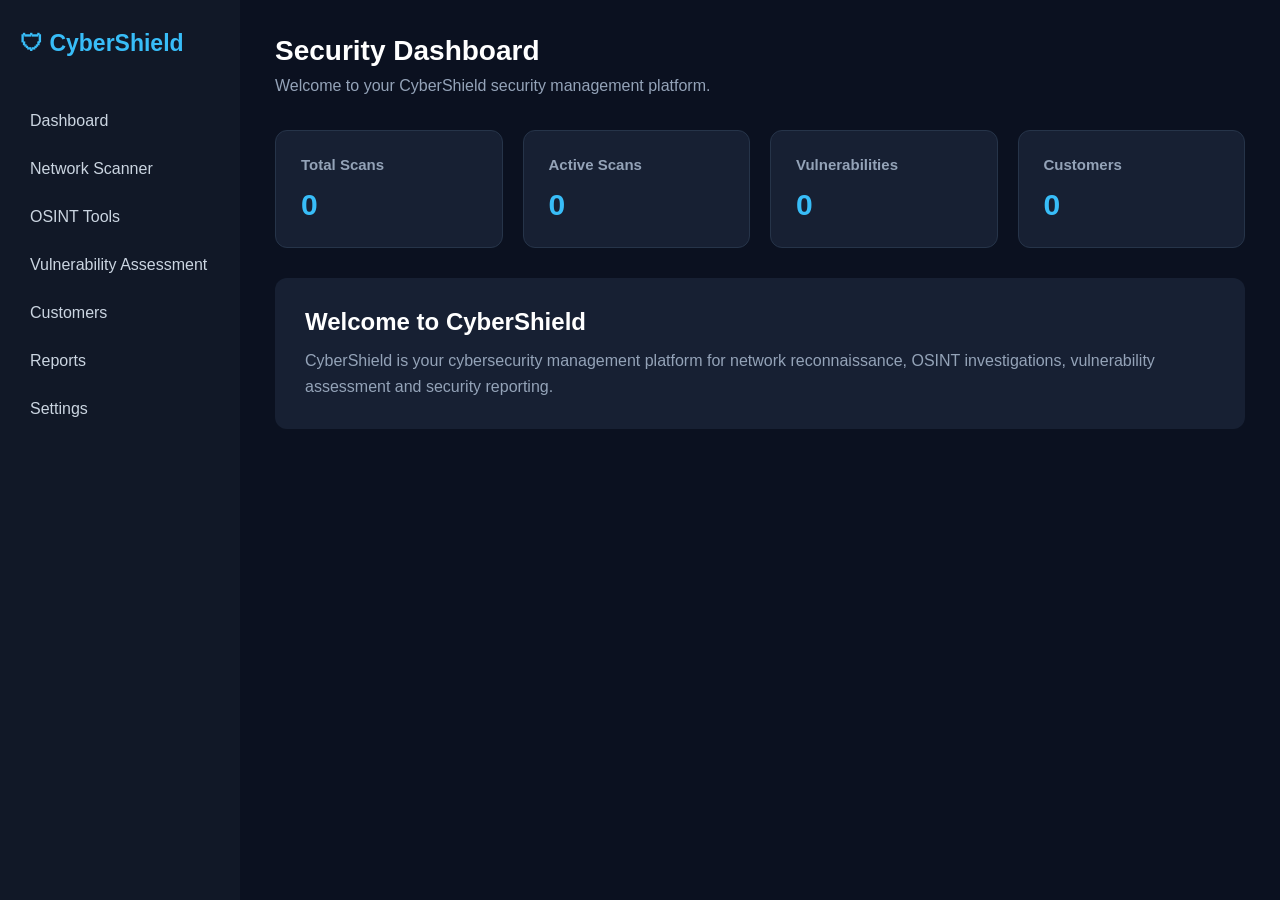
<file: dashboard/templates/dashoard/index.html>
<!DOCTYPE html>
<html lang="en">
<head>
    <meta charset="UTF-8">
    <meta name="viewport" content="width=device-width, initial-scale=1.0">
    <title>CyberShield | Security Dashboard</title>

    <style>
        * {
            margin: 0;
            padding: 0;
            box-sizing: border-box;
            font-family: Arial, sans-serif;
        }

        body {
            background: #0b1120;
            color: white;
        }

        .sidebar {
            width: 240px;
            height: 100vh;
            background: #111827;
            position: fixed;
            padding: 30px 20px;
        }

        .logo {
            color: #38bdf8;
            font-size: 23px;
            font-weight: bold;
            margin-bottom: 40px;
        }

        .sidebar a {
            display: block;
            color: #cbd5e1;
            text-decoration: none;
            padding: 15px 10px;
            border-radius: 7px;
        }

        .sidebar a:hover {
            background: #1e293b;
            color: #38bdf8;
        }

        .main {
            margin-left: 240px;
            padding: 35px;
        }

        .header {
            margin-bottom: 35px;
        }

        .header h1 {
            font-size: 28px;
            margin-bottom: 10px;
        }

        .header p {
            color: #94a3b8;
        }

        .cards {
            display: grid;
            grid-template-columns: repeat(auto-fit, minmax(190px, 1fr));
            gap: 20px;
        }

        .card {
            background: #172033;
            padding: 25px;
            border-radius: 12px;
            border: 1px solid #263449;
        }

        .card h3 {
            color: #94a3b8;
            font-size: 15px;
            margin-bottom: 15px;
        }

        .card h2 {
            font-size: 30px;
            color: #38bdf8;
        }

        .welcome {
            margin-top: 30px;
            background: #172033;
            padding: 30px;
            border-radius: 12px;
        }

        .welcome p {
            color: #94a3b8;
            margin-top: 12px;
            line-height: 1.6;
        }

        @media(max-width: 700px) {
            .sidebar {
                width: 100%;
                height: auto;
                position: relative;
            }

            .main {
                margin-left: 0;
                padding: 20px;
            }
        }
    </style>
</head>

<body>

    <aside class="sidebar">
        <div class="logo">🛡 CyberShield</div>

        <a href="/">Dashboard</a>
        <a href="#">Network Scanner</a>
        <a href="#">OSINT Tools</a>
        <a href="#">Vulnerability Assessment</a>
        <a href="#">Customers</a>
        <a href="#">Reports</a>
        <a href="#">Settings</a>
    </aside>

    <main class="main">

        <div class="header">
            <h1>Security Dashboard</h1>
            <p>Welcome to your CyberShield security management platform.</p>
        </div>

        <section class="cards">

            <div class="card">
                <h3>Total Scans</h3>
                <h2>0</h2>
            </div>

            <div class="card">
                <h3>Active Scans</h3>
                <h2>0</h2>
            </div>

            <div class="card">
                <h3>Vulnerabilities</h3>
                <h2>0</h2>
            </div>

            <div class="card">
                <h3>Customers</h3>
                <h2>0</h2>
            </div>

        </section>

        <section class="welcome">
            <h2>Welcome to CyberShield</h2>
            <p>
                CyberShield is your cybersecurity management platform
                for network reconnaissance, OSINT investigations,
                vulnerability assessment and security reporting.
            </p>
        </section>

    </main>

</body>
</html>
</file>
